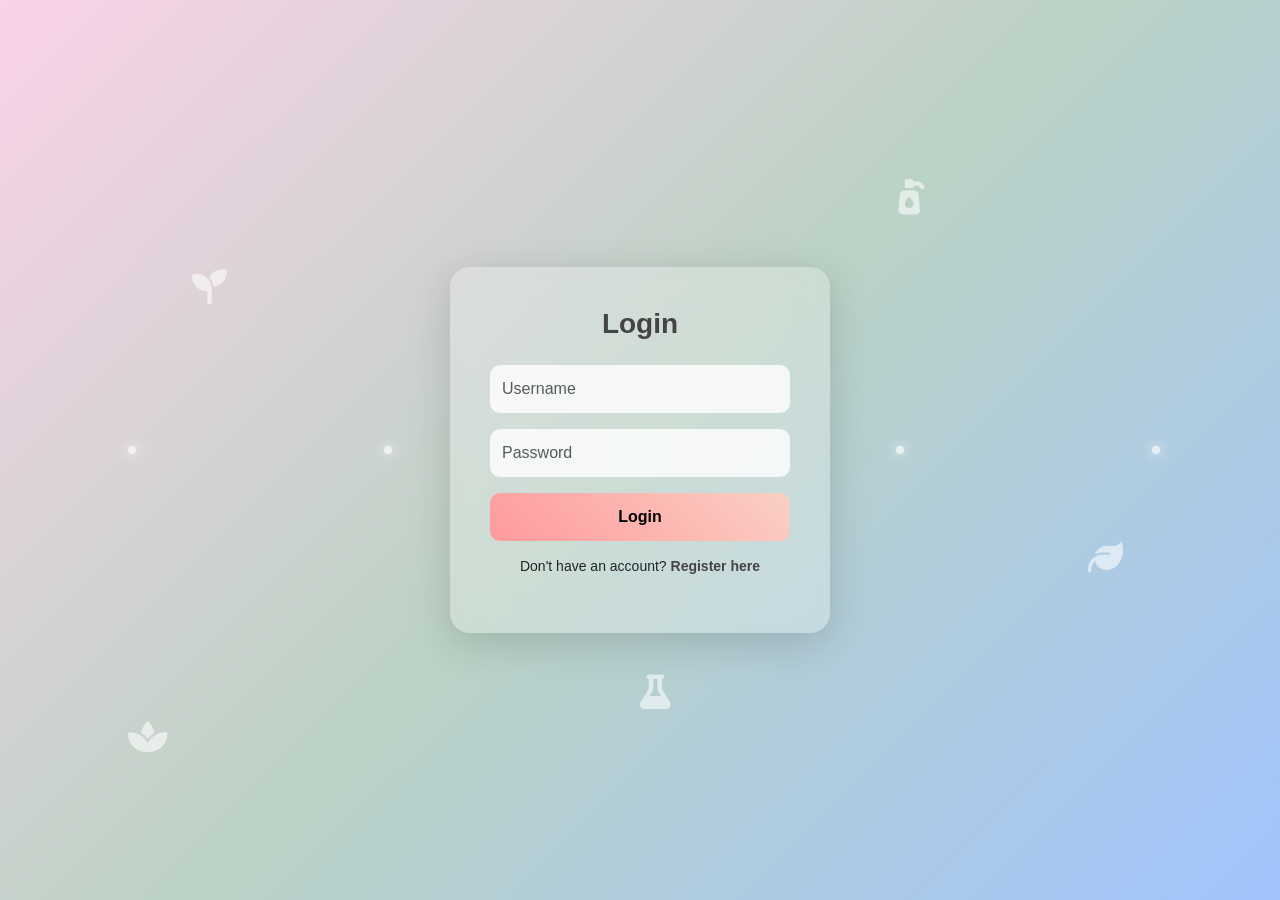
<file: templates/login.html>
<!DOCTYPE html>
<html lang="en">
<head>
<meta charset="UTF-8">
<title>Login</title>
<meta name="viewport" content="width=device-width, initial-scale=1">

<link href="https://cdn.jsdelivr.net/npm/bootstrap@5.3.0/dist/css/bootstrap.min.css" rel="stylesheet">

<!-- Font Awesome Icons -->
<link rel="stylesheet" href="https://cdnjs.cloudflare.com/ajax/libs/font-awesome/6.5.0/css/all.min.css">

<style>

*{
margin:0;
padding:0;
box-sizing:border-box;
font-family:'Segoe UI',sans-serif;
}

body{
height:100vh;
display:flex;
justify-content:center;
align-items:center;
background:linear-gradient(135deg,#fbd3e9,#bbd2c5,#a1c4fd);
overflow:hidden;
position:relative;
}

/* glowing particles */

.particle{
position:absolute;
width:8px;
height:8px;
background:white;
border-radius:50%;
box-shadow:0 0 10px white,0 0 20px white;
animation:particles 10s linear infinite;
opacity:0.7;
}

@keyframes particles{

0%{
transform:translateY(0);
opacity:0;
}

50%{
opacity:1;
}

100%{
transform:translateY(-800px);
opacity:0;
}

}

/* floating cosmetic icons */

.icon{
position:absolute;
font-size:35px;
color:white;
opacity:0.6;
animation:floatIcon 15s ease-in-out infinite;
}

.icon1{ top:80%; left:10%; }
.icon2{ top:60%; left:85%; }
.icon3{ top:20%; left:70%; }
.icon4{ top:30%; left:15%; }
.icon5{ top:75%; left:50%; }

@keyframes floatIcon{

0%{ transform:translateY(0px); }
50%{ transform:translateY(-60px); }
100%{ transform:translateY(0px); }

}

/* glass login card */

.login-card{
position:relative;
z-index:5;
width:100%;
max-width:380px;
padding:40px;
border-radius:20px;
background:rgba(255,255,255,0.25);
backdrop-filter:blur(15px);
box-shadow:0 10px 40px rgba(0,0,0,0.15);
}

.login-card h3{
text-align:center;
margin-bottom:25px;
font-weight:600;
color:#444;
}

/* inputs */

.form-control{
border-radius:10px;
padding:12px;
border:none;
background:rgba(255,255,255,0.8);
}

.form-control:focus{
box-shadow:0 0 10px rgba(255,182,193,0.6);
}

/* button */

.btn-login{
width:100%;
padding:12px;
border-radius:10px;
border:none;
background:linear-gradient(45deg,#ff9a9e,#fad0c4);
font-weight:600;
transition:0.3s;
}

.btn-login:hover{
transform:scale(1.05);
box-shadow:0 5px 20px rgba(0,0,0,0.2);
}

/* register link */

.register-link{
text-align:center;
margin-top:15px;
font-size:14px;
}

.register-link a{
color:#444;
font-weight:600;
text-decoration:none;
}

.register-link a:hover{
text-decoration:underline;
}

</style>

</head>

<body>

<!-- glowing particles -->
<div class="particle" style="left:10%; animation-delay:1s;"></div>
<div class="particle" style="left:30%; animation-delay:3s;"></div>
<div class="particle" style="left:50%; animation-delay:5s;"></div>
<div class="particle" style="left:70%; animation-delay:2s;"></div>
<div class="particle" style="left:90%; animation-delay:4s;"></div>
<div class="particle" style="left:40%; animation-delay:6s;"></div>

<!-- floating skincare icons -->
<i class="fa-solid fa-spa icon icon1"></i>
<i class="fa-solid fa-leaf icon icon2"></i>
<i class="fa-solid fa-pump-soap icon icon3"></i>
<i class="fa-solid fa-seedling icon icon4"></i>
<i class="fa-solid fa-flask icon icon5"></i>

<!-- login card -->

<div class="login-card">

<h3>Login</h3>

<form method="POST">

<input class="form-control mb-3" name="username" placeholder="Username" required>

<input class="form-control mb-3" type="password" name="password" placeholder="Password" required>

<button class="btn-login" type="submit">Login</button>

<p class="register-link">
Don't have an account?
<a href="{{ url_for('register') }}">Register here</a>
</p>

</form>

</div>

</body>
</html>
</file>
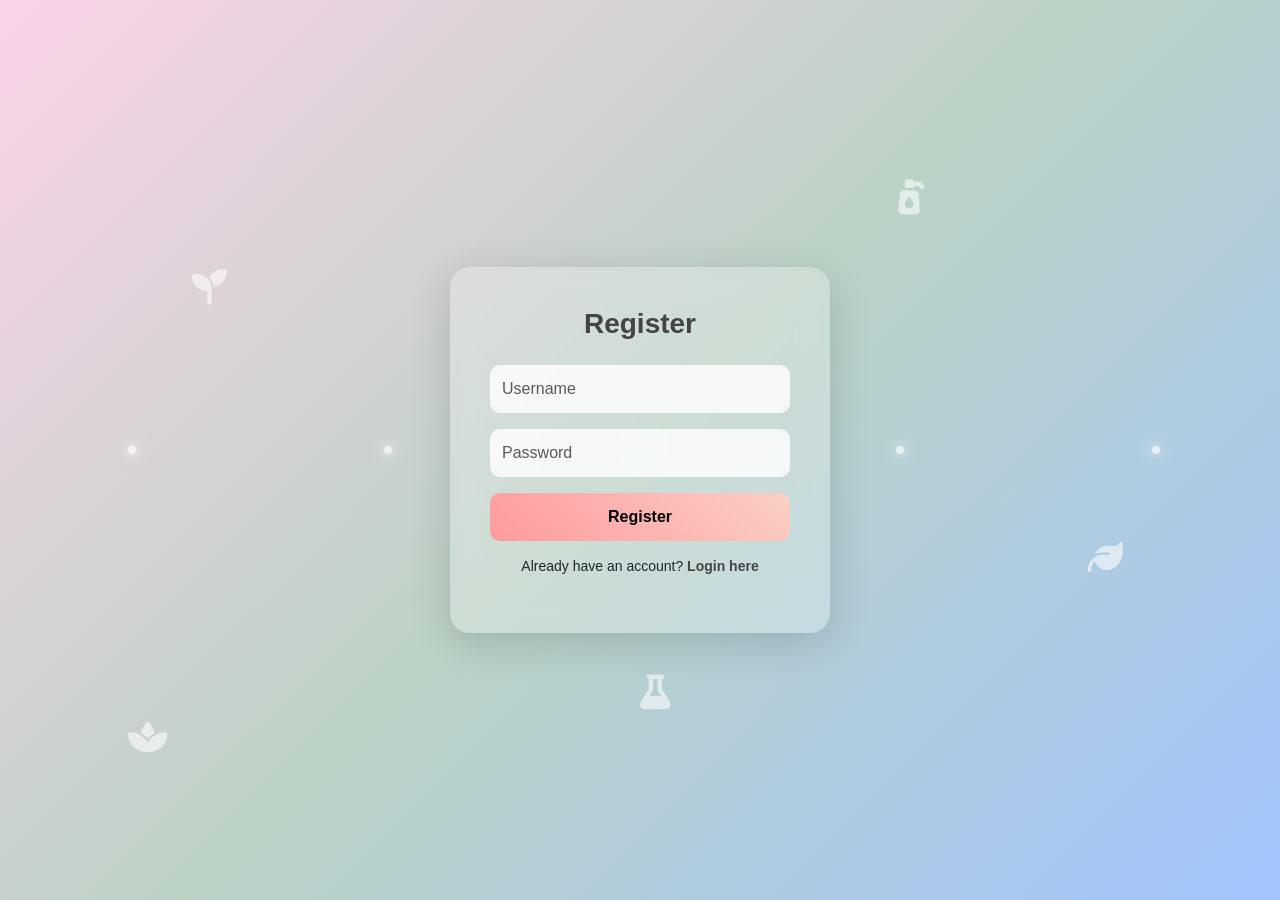
<file: templates/register.html>
<!DOCTYPE html>
<html lang="en">
<head>
<meta charset="UTF-8">
<title>Register</title>
<meta name="viewport" content="width=device-width, initial-scale=1">

<link href="https://cdn.jsdelivr.net/npm/bootstrap@5.3.0/dist/css/bootstrap.min.css" rel="stylesheet">

<!-- Font Awesome Icons -->
<link rel="stylesheet" href="https://cdnjs.cloudflare.com/ajax/libs/font-awesome/6.5.0/css/all.min.css">

<style>

*{
margin:0;
padding:0;
box-sizing:border-box;
font-family:'Segoe UI',sans-serif;
}

body{
height:100vh;
display:flex;
justify-content:center;
align-items:center;
background:linear-gradient(135deg,#fbd3e9,#bbd2c5,#a1c4fd);
overflow:hidden;
position:relative;
}

/* glowing particles */

.particle{
position:absolute;
width:8px;
height:8px;
background:white;
border-radius:50%;
box-shadow:0 0 10px white,0 0 20px white;
animation:particles 10s linear infinite;
opacity:0.7;
}

@keyframes particles{

0%{
transform:translateY(0);
opacity:0;
}

50%{
opacity:1;
}

100%{
transform:translateY(-800px);
opacity:0;
}

}

/* floating icons */

.icon{
position:absolute;
font-size:35px;
color:white;
opacity:0.6;
animation:floatIcon 15s ease-in-out infinite;
}

.icon1{ top:80%; left:10%; }
.icon2{ top:60%; left:85%; }
.icon3{ top:20%; left:70%; }
.icon4{ top:30%; left:15%; }
.icon5{ top:75%; left:50%; }

@keyframes floatIcon{

0%{ transform:translateY(0px); }
50%{ transform:translateY(-60px); }
100%{ transform:translateY(0px); }

}

/* glass card */

.register-card{
position:relative;
z-index:5;
width:100%;
max-width:380px;
padding:40px;
border-radius:20px;
background:rgba(255,255,255,0.25);
backdrop-filter:blur(15px);
box-shadow:0 10px 40px rgba(0,0,0,0.15);
}

.register-card h3{
text-align:center;
margin-bottom:25px;
font-weight:600;
color:#444;
}

/* inputs */

.form-control{
border-radius:10px;
padding:12px;
border:none;
background:rgba(255,255,255,0.8);
}

.form-control:focus{
box-shadow:0 0 10px rgba(255,182,193,0.6);
}

/* button */

.btn-register{
width:100%;
padding:12px;
border-radius:10px;
border:none;
background:linear-gradient(45deg,#ff9a9e,#fad0c4);
font-weight:600;
transition:0.3s;
}

.btn-register:hover{
transform:scale(1.05);
box-shadow:0 5px 20px rgba(0,0,0,0.2);
}

/* login link */

.login-link{
text-align:center;
margin-top:15px;
font-size:14px;
}

.login-link a{
color:#444;
font-weight:600;
text-decoration:none;
}

.login-link a:hover{
text-decoration:underline;
}

</style>

</head>

<body>

<!-- glowing particles -->
<div class="particle" style="left:10%; animation-delay:1s;"></div>
<div class="particle" style="left:30%; animation-delay:3s;"></div>
<div class="particle" style="left:50%; animation-delay:5s;"></div>
<div class="particle" style="left:70%; animation-delay:2s;"></div>
<div class="particle" style="left:90%; animation-delay:4s;"></div>
<div class="particle" style="left:40%; animation-delay:6s;"></div>

<!-- floating icons -->
<i class="fa-solid fa-spa icon icon1"></i>
<i class="fa-solid fa-leaf icon icon2"></i>
<i class="fa-solid fa-pump-soap icon icon3"></i>
<i class="fa-solid fa-seedling icon icon4"></i>
<i class="fa-solid fa-flask icon icon5"></i>

<!-- register card -->

<div class="register-card">

<h3>Register</h3>

<form method="POST">

<input class="form-control mb-3" name="username" placeholder="Username" required>

<input class="form-control mb-3" type="password" name="password" placeholder="Password" required>

<button class="btn-register" type="submit">Register</button>

<p class="login-link">
Already have an account?
<a href="{{ url_for('login') }}">Login here</a>
</p>

</form>

</div>

</body>
</html>
</file>
